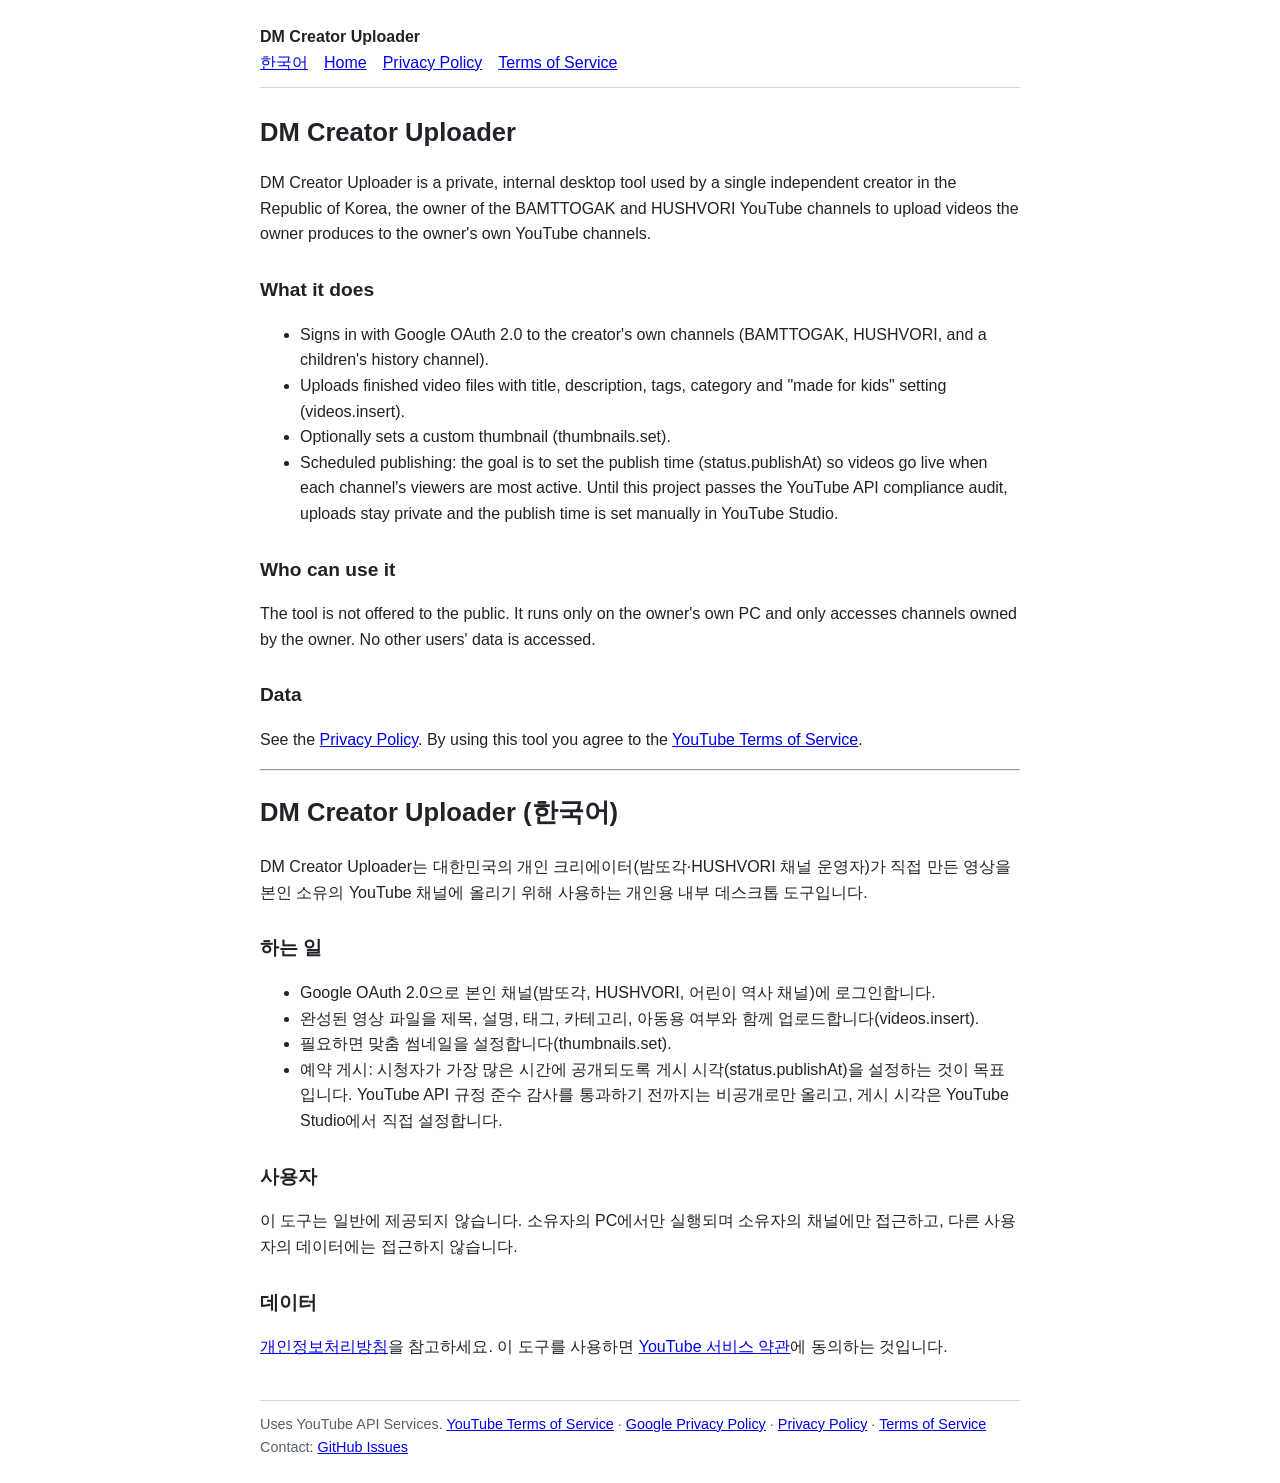
<file: index.html>
<!doctype html><html lang="en"><head><meta charset="utf-8"><meta name="viewport" content="width=device-width,initial-scale=1"><title>DM Creator Uploader</title><link rel="stylesheet" href="style.css"></head><body>
<header><strong>DM Creator Uploader</strong><nav><a href="#ko">한국어</a><a href="index.html">Home</a><a href="privacy.html">Privacy Policy</a><a href="terms.html">Terms of Service</a></nav></header>
<h1>DM Creator Uploader</h1>
<p>DM Creator Uploader is a private, internal desktop tool used by a single independent creator in the Republic of Korea, the owner of the BAMTTOGAK and HUSHVORI YouTube channels to upload videos the owner produces to the owner's own YouTube channels.</p>
<h2>What it does</h2>
<ul>
<li>Signs in with Google OAuth 2.0 to the creator's own channels (BAMTTOGAK, HUSHVORI, and a children's history channel).</li>
<li>Uploads finished video files with title, description, tags, category and "made for kids" setting (videos.insert).</li>
<li>Optionally sets a custom thumbnail (thumbnails.set).</li>
<li>Scheduled publishing: the goal is to set the publish time (status.publishAt) so videos go live when each channel's viewers are most active. Until this project passes the YouTube API compliance audit, uploads stay private and the publish time is set manually in YouTube Studio.</li>
</ul>
<h2>Who can use it</h2>
<p>The tool is not offered to the public. It runs only on the owner's own PC and only accesses channels owned by the owner. No other users' data is accessed.</p>
<h2>Data</h2>
<p>See the <a href="privacy.html">Privacy Policy</a>. By using this tool you agree to the <a href="https://www.youtube.com/t/terms">YouTube Terms of Service</a>.</p>
<hr><section lang="ko" id="ko"><h1>DM Creator Uploader (한국어)</h1>
<p>DM Creator Uploader는 대한민국의 개인 크리에이터(밤또각·HUSHVORI 채널 운영자)가 직접 만든 영상을 본인 소유의 YouTube 채널에 올리기 위해 사용하는 개인용 내부 데스크톱 도구입니다.</p>
<h2>하는 일</h2>
<ul><li>Google OAuth 2.0으로 본인 채널(밤또각, HUSHVORI, 어린이 역사 채널)에 로그인합니다.</li>
<li>완성된 영상 파일을 제목, 설명, 태그, 카테고리, 아동용 여부와 함께 업로드합니다(videos.insert).</li>
<li>필요하면 맞춤 썸네일을 설정합니다(thumbnails.set).</li>
<li>예약 게시: 시청자가 가장 많은 시간에 공개되도록 게시 시각(status.publishAt)을 설정하는 것이 목표입니다. YouTube API 규정 준수 감사를 통과하기 전까지는 비공개로만 올리고, 게시 시각은 YouTube Studio에서 직접 설정합니다.</li></ul>
<h2>사용자</h2><p>이 도구는 일반에 제공되지 않습니다. 소유자의 PC에서만 실행되며 소유자의 채널에만 접근하고, 다른 사용자의 데이터에는 접근하지 않습니다.</p>
<h2>데이터</h2><p><a href="privacy.html">개인정보처리방침</a>을 참고하세요. 이 도구를 사용하면 <a href="https://www.youtube.com/t/terms">YouTube 서비스 약관</a>에 동의하는 것입니다.</p></section>
<footer>Uses YouTube API Services. <a href="https://www.youtube.com/t/terms">YouTube Terms of Service</a> · <a href="http://www.google.com/policies/privacy">Google Privacy Policy</a> · <a href="privacy.html">Privacy Policy</a> · <a href="terms.html">Terms of Service</a><br>Contact: <a href="https://github.com/Dm0408/creator-uploader/issues">GitHub Issues</a></footer>
</body></html>
</file>
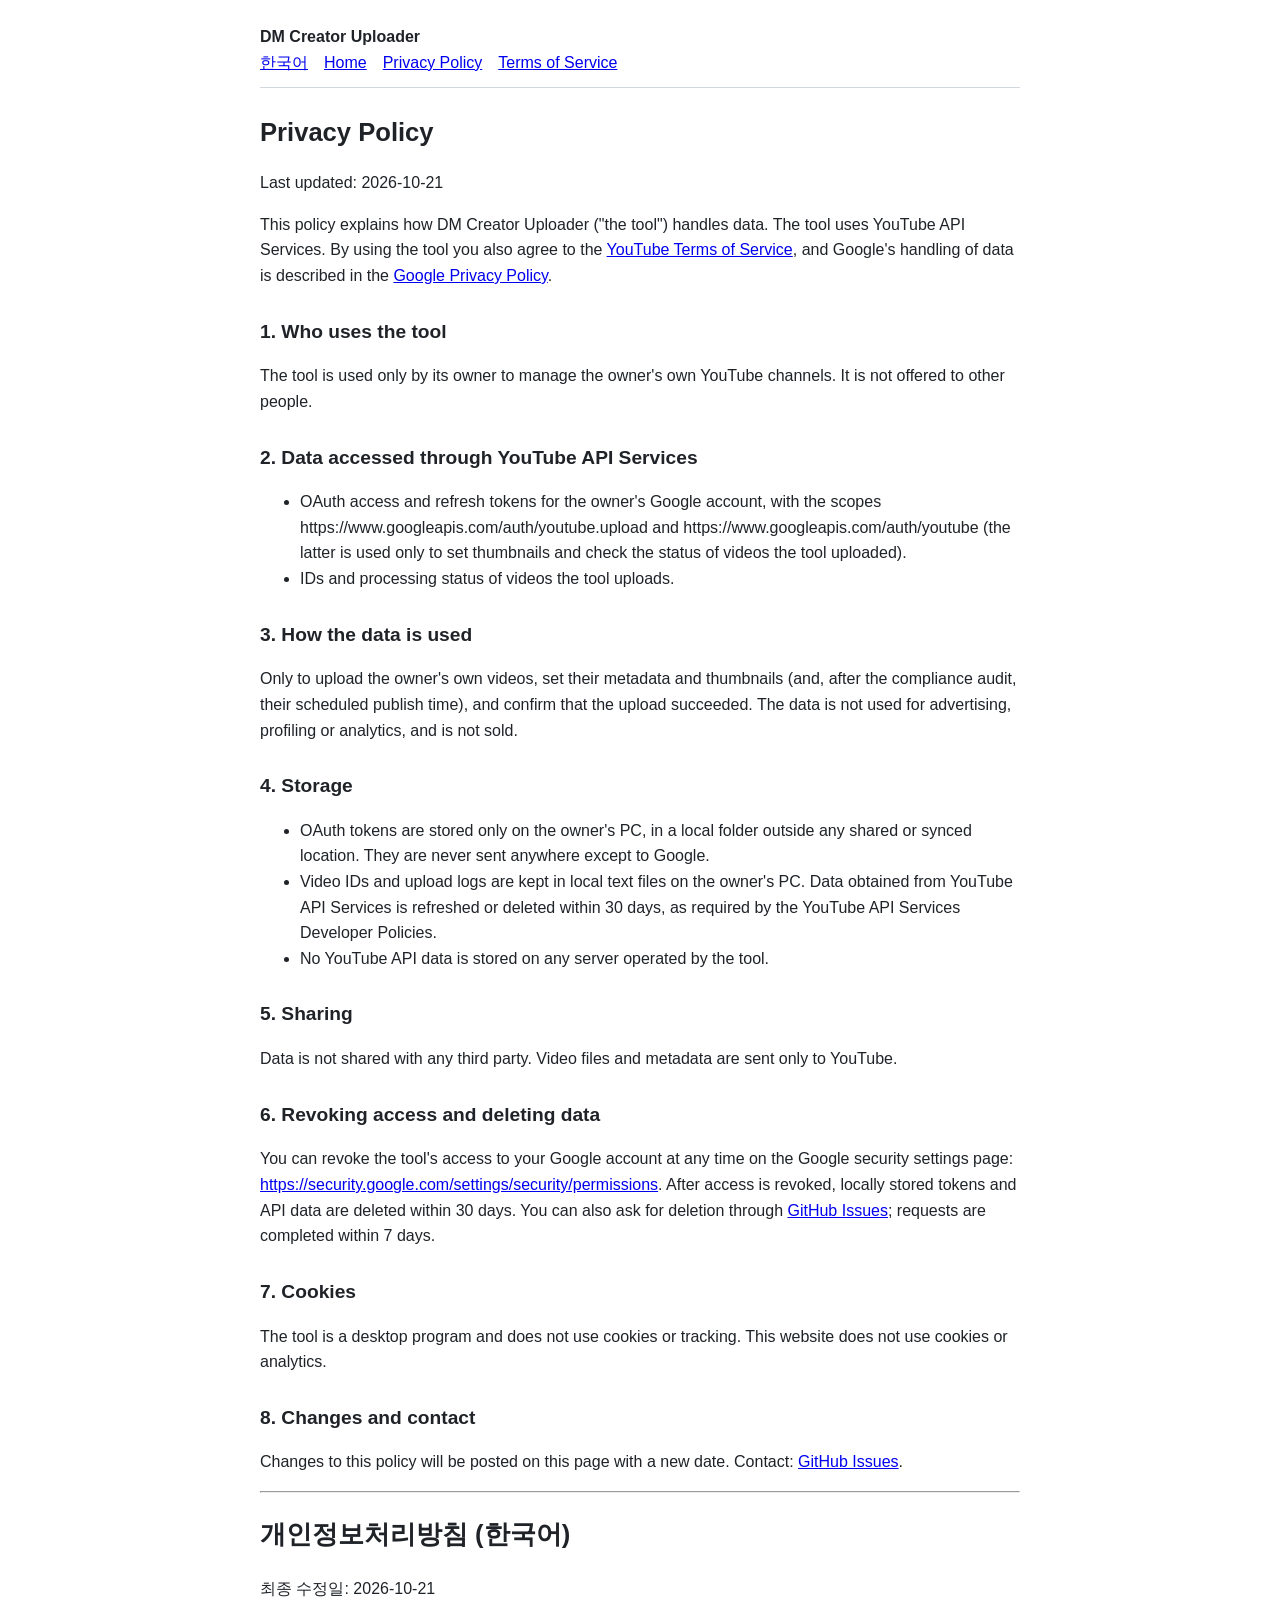
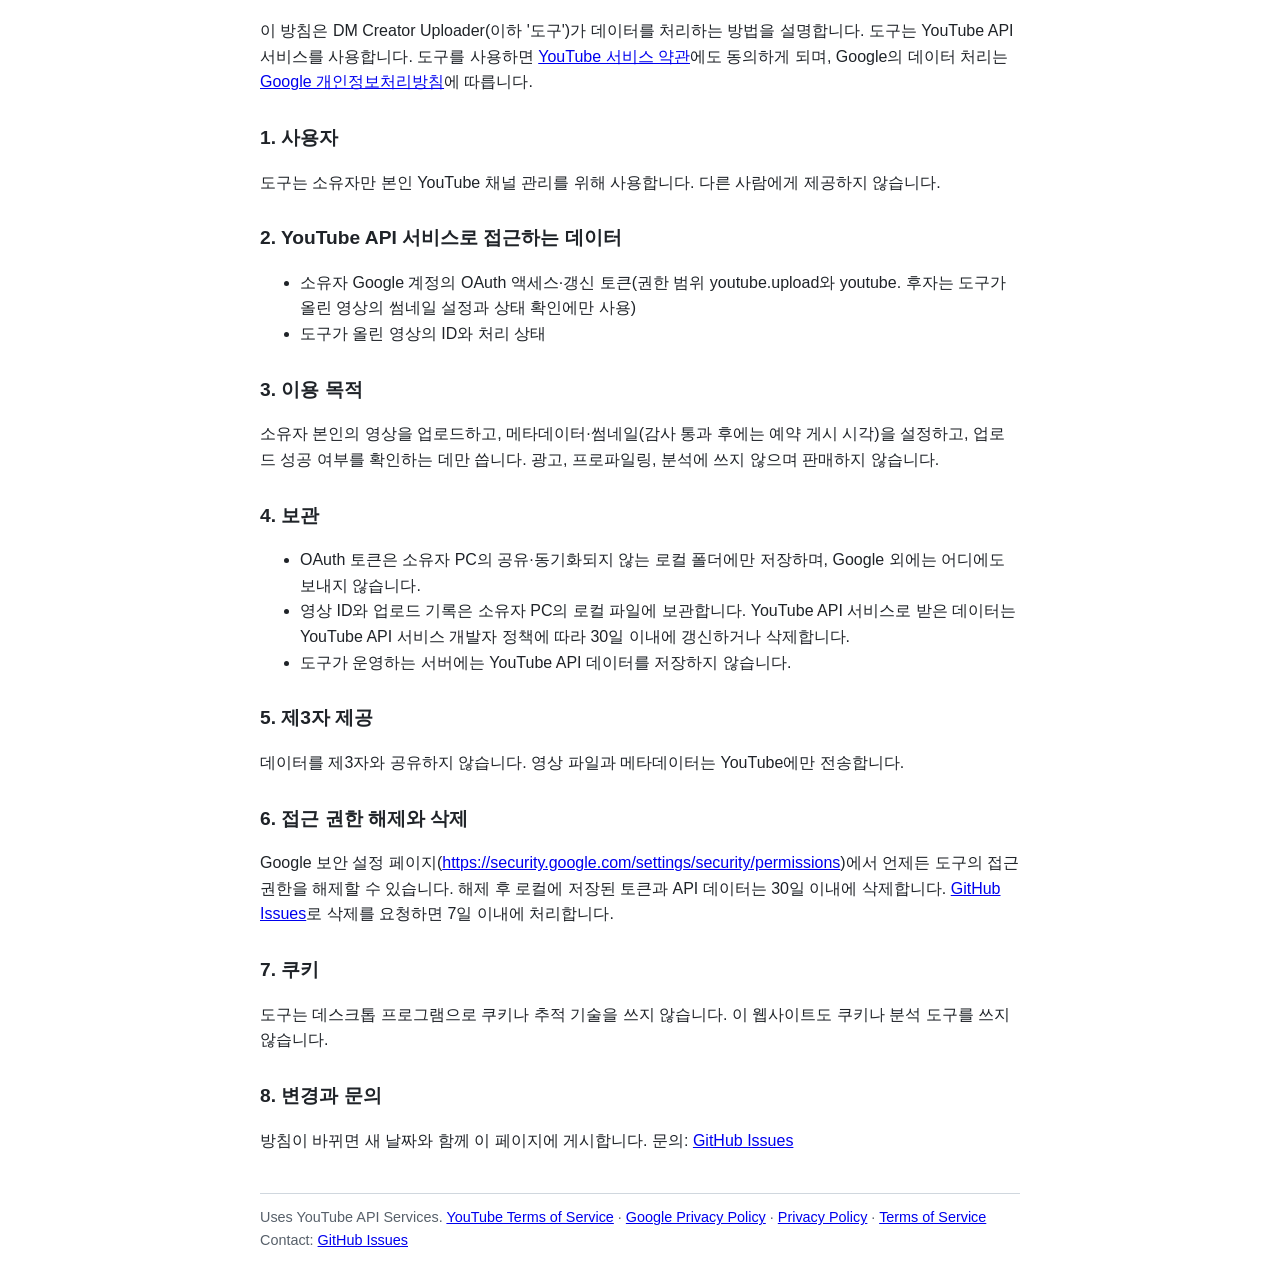
<file: privacy.html>
<!doctype html><html lang="en"><head><meta charset="utf-8"><meta name="viewport" content="width=device-width,initial-scale=1"><title>Privacy Policy</title><link rel="stylesheet" href="style.css"></head><body>
<header><strong>DM Creator Uploader</strong><nav><a href="#ko">한국어</a><a href="index.html">Home</a><a href="privacy.html">Privacy Policy</a><a href="terms.html">Terms of Service</a></nav></header>
<h1>Privacy Policy</h1>
<p>Last updated: 2026-10-21</p>
<p>This policy explains how DM Creator Uploader ("the tool") handles data. The tool uses YouTube API Services. By using the tool you also agree to the <a href="https://www.youtube.com/t/terms">YouTube Terms of Service</a>, and Google's handling of data is described in the <a href="http://www.google.com/policies/privacy">Google Privacy Policy</a>.</p>
<h2>1. Who uses the tool</h2>
<p>The tool is used only by its owner to manage the owner's own YouTube channels. It is not offered to other people.</p>
<h2>2. Data accessed through YouTube API Services</h2>
<ul>
<li>OAuth access and refresh tokens for the owner's Google account, with the scopes https://www.googleapis.com/auth/youtube.upload and https://www.googleapis.com/auth/youtube (the latter is used only to set thumbnails and check the status of videos the tool uploaded).</li>
<li>IDs and processing status of videos the tool uploads.</li>
</ul>
<h2>3. How the data is used</h2>
<p>Only to upload the owner's own videos, set their metadata and thumbnails (and, after the compliance audit, their scheduled publish time), and confirm that the upload succeeded. The data is not used for advertising, profiling or analytics, and is not sold.</p>
<h2>4. Storage</h2>
<ul>
<li>OAuth tokens are stored only on the owner's PC, in a local folder outside any shared or synced location. They are never sent anywhere except to Google.</li>
<li>Video IDs and upload logs are kept in local text files on the owner's PC. Data obtained from YouTube API Services is refreshed or deleted within 30 days, as required by the YouTube API Services Developer Policies.</li>
<li>No YouTube API data is stored on any server operated by the tool.</li>
</ul>
<h2>5. Sharing</h2>
<p>Data is not shared with any third party. Video files and metadata are sent only to YouTube.</p>
<h2>6. Revoking access and deleting data</h2>
<p>You can revoke the tool's access to your Google account at any time on the Google security settings page: <a href="https://security.google.com/settings/security/permissions">https://security.google.com/settings/security/permissions</a>. After access is revoked, locally stored tokens and API data are deleted within 30 days. You can also ask for deletion through <a href="https://github.com/Dm0408/creator-uploader/issues">GitHub Issues</a>; requests are completed within 7 days.</p>
<h2>7. Cookies</h2>
<p>The tool is a desktop program and does not use cookies or tracking. This website does not use cookies or analytics.</p>
<h2>8. Changes and contact</h2>
<p>Changes to this policy will be posted on this page with a new date. Contact: <a href="https://github.com/Dm0408/creator-uploader/issues">GitHub Issues</a>.</p>
<hr><section lang="ko" id="ko"><h1>개인정보처리방침 (한국어)</h1>
<p>최종 수정일: 2026-10-21</p>
<p>이 방침은 DM Creator Uploader(이하 '도구')가 데이터를 처리하는 방법을 설명합니다. 도구는 YouTube API 서비스를 사용합니다. 도구를 사용하면 <a href="https://www.youtube.com/t/terms">YouTube 서비스 약관</a>에도 동의하게 되며, Google의 데이터 처리는 <a href="http://www.google.com/policies/privacy">Google 개인정보처리방침</a>에 따릅니다.</p>
<h2>1. 사용자</h2><p>도구는 소유자만 본인 YouTube 채널 관리를 위해 사용합니다. 다른 사람에게 제공하지 않습니다.</p>
<h2>2. YouTube API 서비스로 접근하는 데이터</h2><ul>
<li>소유자 Google 계정의 OAuth 액세스·갱신 토큰(권한 범위 youtube.upload와 youtube. 후자는 도구가 올린 영상의 썸네일 설정과 상태 확인에만 사용)</li>
<li>도구가 올린 영상의 ID와 처리 상태</li></ul>
<h2>3. 이용 목적</h2><p>소유자 본인의 영상을 업로드하고, 메타데이터·썸네일(감사 통과 후에는 예약 게시 시각)을 설정하고, 업로드 성공 여부를 확인하는 데만 씁니다. 광고, 프로파일링, 분석에 쓰지 않으며 판매하지 않습니다.</p>
<h2>4. 보관</h2><ul>
<li>OAuth 토큰은 소유자 PC의 공유·동기화되지 않는 로컬 폴더에만 저장하며, Google 외에는 어디에도 보내지 않습니다.</li>
<li>영상 ID와 업로드 기록은 소유자 PC의 로컬 파일에 보관합니다. YouTube API 서비스로 받은 데이터는 YouTube API 서비스 개발자 정책에 따라 30일 이내에 갱신하거나 삭제합니다.</li>
<li>도구가 운영하는 서버에는 YouTube API 데이터를 저장하지 않습니다.</li></ul>
<h2>5. 제3자 제공</h2><p>데이터를 제3자와 공유하지 않습니다. 영상 파일과 메타데이터는 YouTube에만 전송합니다.</p>
<h2>6. 접근 권한 해제와 삭제</h2><p>Google 보안 설정 페이지(<a href="https://security.google.com/settings/security/permissions">https://security.google.com/settings/security/permissions</a>)에서 언제든 도구의 접근 권한을 해제할 수 있습니다. 해제 후 로컬에 저장된 토큰과 API 데이터는 30일 이내에 삭제합니다. <a href="https://github.com/Dm0408/creator-uploader/issues">GitHub Issues</a>로 삭제를 요청하면 7일 이내에 처리합니다.</p>
<h2>7. 쿠키</h2><p>도구는 데스크톱 프로그램으로 쿠키나 추적 기술을 쓰지 않습니다. 이 웹사이트도 쿠키나 분석 도구를 쓰지 않습니다.</p>
<h2>8. 변경과 문의</h2><p>방침이 바뀌면 새 날짜와 함께 이 페이지에 게시합니다. 문의: <a href="https://github.com/Dm0408/creator-uploader/issues">GitHub Issues</a></p></section>
<footer>Uses YouTube API Services. <a href="https://www.youtube.com/t/terms">YouTube Terms of Service</a> · <a href="http://www.google.com/policies/privacy">Google Privacy Policy</a> · <a href="privacy.html">Privacy Policy</a> · <a href="terms.html">Terms of Service</a><br>Contact: <a href="https://github.com/Dm0408/creator-uploader/issues">GitHub Issues</a></footer>
</body></html>
</file>
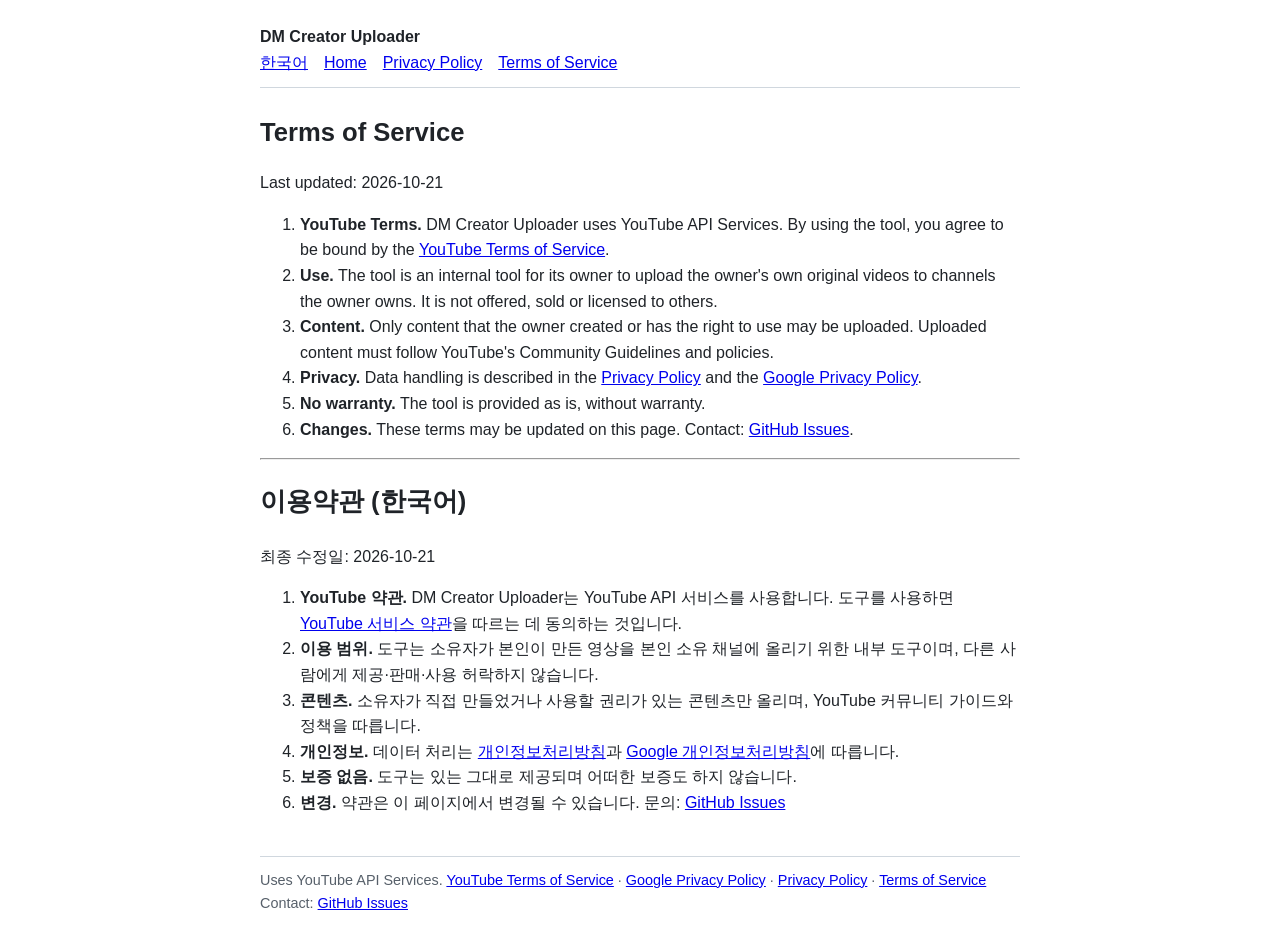
<file: terms.html>
<!doctype html><html lang="en"><head><meta charset="utf-8"><meta name="viewport" content="width=device-width,initial-scale=1"><title>Terms of Service</title><link rel="stylesheet" href="style.css"></head><body>
<header><strong>DM Creator Uploader</strong><nav><a href="#ko">한국어</a><a href="index.html">Home</a><a href="privacy.html">Privacy Policy</a><a href="terms.html">Terms of Service</a></nav></header>
<h1>Terms of Service</h1>
<p>Last updated: 2026-10-21</p>
<ol>
<li><strong>YouTube Terms.</strong> DM Creator Uploader uses YouTube API Services. By using the tool, you agree to be bound by the <a href="https://www.youtube.com/t/terms">YouTube Terms of Service</a>.</li>
<li><strong>Use.</strong> The tool is an internal tool for its owner to upload the owner's own original videos to channels the owner owns. It is not offered, sold or licensed to others.</li>
<li><strong>Content.</strong> Only content that the owner created or has the right to use may be uploaded. Uploaded content must follow YouTube's Community Guidelines and policies.</li>
<li><strong>Privacy.</strong> Data handling is described in the <a href="privacy.html">Privacy Policy</a> and the <a href="http://www.google.com/policies/privacy">Google Privacy Policy</a>.</li>
<li><strong>No warranty.</strong> The tool is provided as is, without warranty.</li>
<li><strong>Changes.</strong> These terms may be updated on this page. Contact: <a href="https://github.com/Dm0408/creator-uploader/issues">GitHub Issues</a>.</li>
</ol>
<hr><section lang="ko" id="ko"><h1>이용약관 (한국어)</h1>
<p>최종 수정일: 2026-10-21</p><ol>
<li><strong>YouTube 약관.</strong> DM Creator Uploader는 YouTube API 서비스를 사용합니다. 도구를 사용하면 <a href="https://www.youtube.com/t/terms">YouTube 서비스 약관</a>을 따르는 데 동의하는 것입니다.</li>
<li><strong>이용 범위.</strong> 도구는 소유자가 본인이 만든 영상을 본인 소유 채널에 올리기 위한 내부 도구이며, 다른 사람에게 제공·판매·사용 허락하지 않습니다.</li>
<li><strong>콘텐츠.</strong> 소유자가 직접 만들었거나 사용할 권리가 있는 콘텐츠만 올리며, YouTube 커뮤니티 가이드와 정책을 따릅니다.</li>
<li><strong>개인정보.</strong> 데이터 처리는 <a href="privacy.html">개인정보처리방침</a>과 <a href="http://www.google.com/policies/privacy">Google 개인정보처리방침</a>에 따릅니다.</li>
<li><strong>보증 없음.</strong> 도구는 있는 그대로 제공되며 어떠한 보증도 하지 않습니다.</li>
<li><strong>변경.</strong> 약관은 이 페이지에서 변경될 수 있습니다. 문의: <a href="https://github.com/Dm0408/creator-uploader/issues">GitHub Issues</a></li></ol></section>
<footer>Uses YouTube API Services. <a href="https://www.youtube.com/t/terms">YouTube Terms of Service</a> · <a href="http://www.google.com/policies/privacy">Google Privacy Policy</a> · <a href="privacy.html">Privacy Policy</a> · <a href="terms.html">Terms of Service</a><br>Contact: <a href="https://github.com/Dm0408/creator-uploader/issues">GitHub Issues</a></footer>
</body></html>
</file>
<file: style.css>
body{font-family:-apple-system,Segoe UI,Roboto,"Noto Sans KR",sans-serif;max-width:760px;margin:0 auto;padding:24px 16px;line-height:1.6;color:#1f2328;background:#fff}
header{border-bottom:1px solid #d0d7de;margin-bottom:24px;padding-bottom:12px}
nav a{margin-right:16px}
h1{font-size:1.6rem}h2{font-size:1.2rem;margin-top:28px}
footer{border-top:1px solid #d0d7de;margin-top:40px;padding-top:12px;font-size:.9rem;color:#57606a}
</file>
